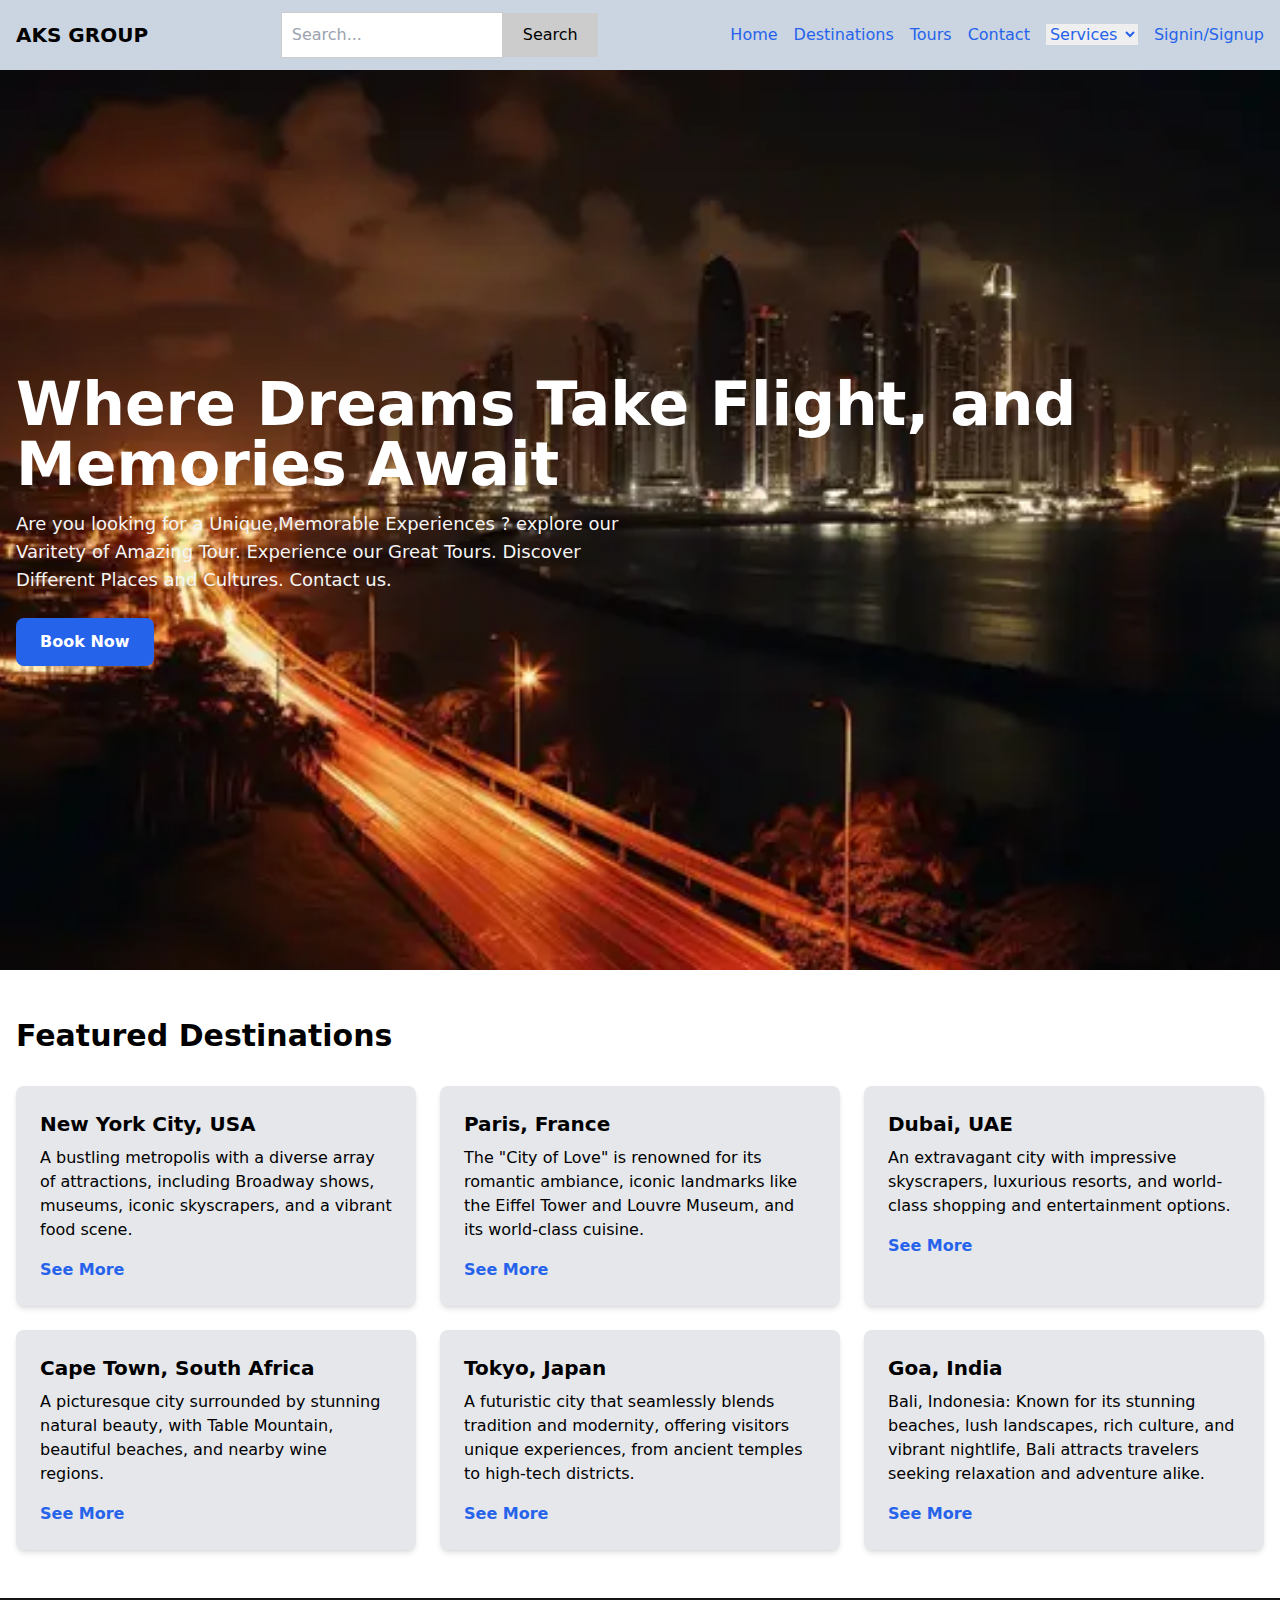
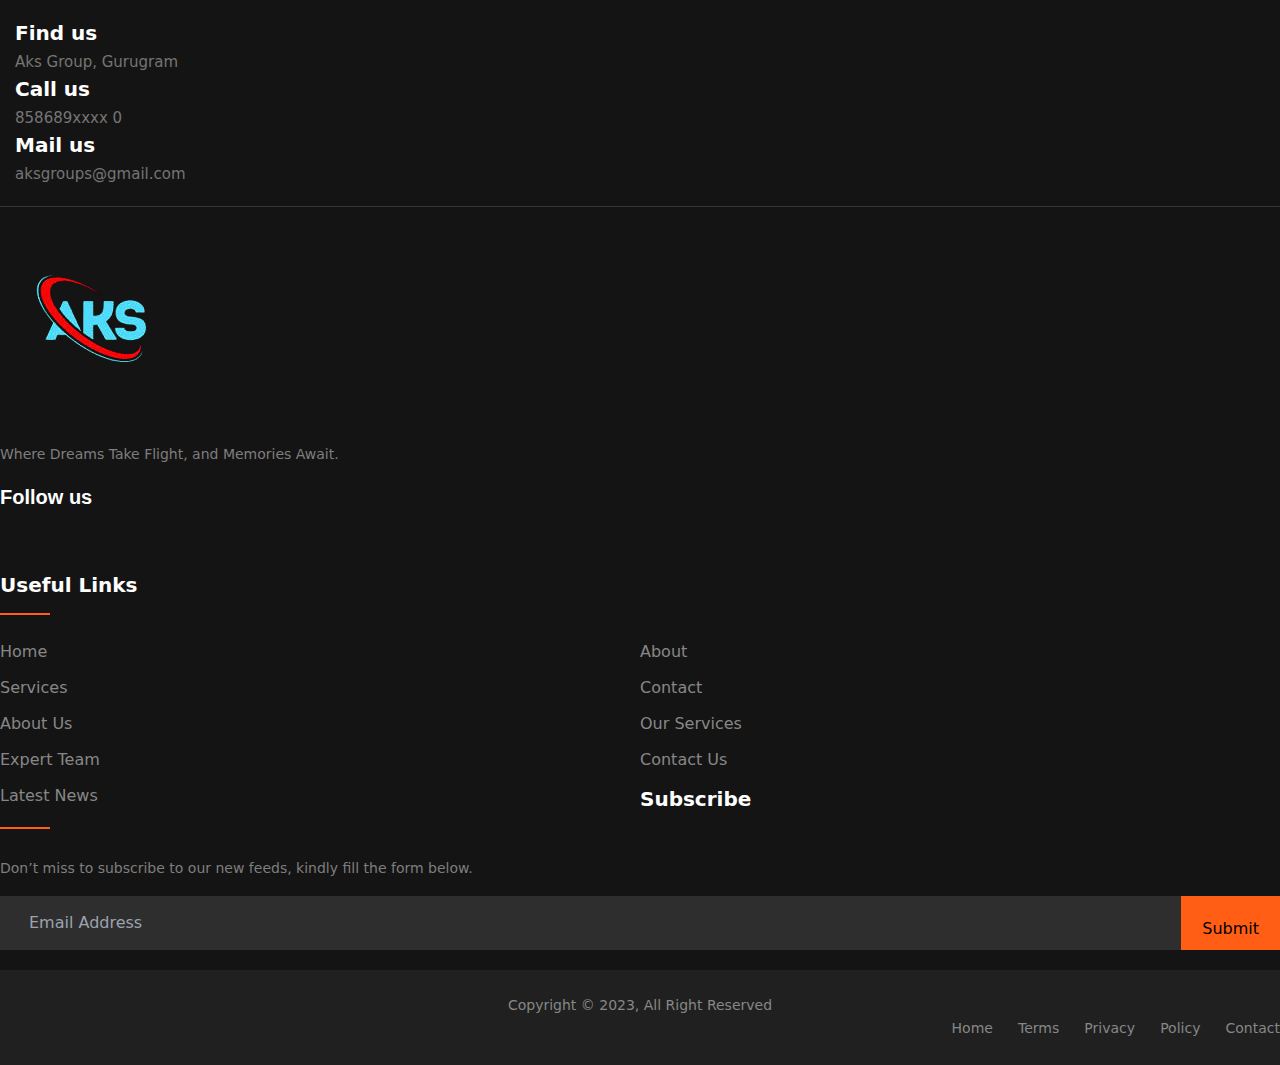
<file: index.html>
<!DOCTYPE html>
<html lang="en">

<head>
    <meta charset="UTF-8">
    <meta name="viewport" content="width=device-width, initial-scale=1.0">
    <title>AKS GROUP</title>
    <!-- Link the tailwindcss -->
    <link href="style.css" rel="stylesheet">
    <link href="footer.css" rel="stylesheet">
    <script src="script.js"></script>
    <style>
        .flex items-center justify-between {
            display: flex;
        }
    </style>
</head>

<body class="bg-gray-100">

    <!--Section -1 -->
    <header class="bg-white" , shadow-md>
        <div class="container mx-auto px-4 py-3 bg-slate-300">

            <nav class="flex items-center justify-between display:flex;">
                <div class="text-xl font-bold ">
                    AKS GROUP
                </div>
                <form action="#" class="search-form">
                    <input type="text" placeholder="Search..." class="search-input">
                    <button type="submit" class="search-button">Search</button>
                </form>
                <ul class="flex space-x-4 display:flex; display:fix">
                    <li><a href="index.html" class="text-blue-600 hover:text-blue-800">Home</a></li>
                    <li><a href="#" class="text-blue-600 hover:text-blue-800">Destinations</a></li>
                    <li><a href="#" class="text-blue-600 hover:text-blue-800">Tours</a></li>
                    <li><a href="" class="text-blue-600 hover:text-blue-800">Contact</a></li>
                    <li><a href="#" class="text-blue-600 hover:text-blue-800"><label for="Services"></label>
                            <select name="Services" id="Services">
                                <option value="Airlines">Airlines</option>
                                <option value="Hotel">Hotel</option>
                                <option value="Camping">Camping</option>
                                <option value="Travel Stories" selected>Services</option>
                                <option value="Bus">Bus</option>
                                <option value="Rafting" disabled>Rafting</option>

                            </select>
                        </a></li>
                    <li><a href="loginpage.html" class="text-blue-600 hover:text-blue-800">Signin/Signup</a></li>
                </ul>
            </nav>
        </div>
    </header>

    <!--Section -2 -->
    <section class="bg-cover bg-center h-screen flex items-center" style="background-image: url('nightview.png');">
        <div class="container mx-auto px-4 py-8 text-white">
            <h1 class="text-4xl md:text-6xl font-bold ">Where Dreams Take Flight, and Memories Await</h1>
            <p class="text-lg mt-4 md:w-1/2 text-zinc-950" style="color: whitesmoke;">Are you looking for a
                Unique,Memorable Experiences ? explore our
                Varitety of Amazing Tour. Experience our Great Tours. Discover Different Places and Cultures. Contact
                us.</p>
            <a href="loginpage.html"
                class="mt-6 bg-blue-600 hover:bg-blue-700 px-6 py-3 rounded-lg inline-block text-white font-bold">Book
                Now</a>
        </div>
    </section>

    <!--Section -3 -->
    <section class="bg-white py-12">
        <div class="container mx-auto px-4">
            <h2 class="text-3xl font-bold mb-8">Featured Destinations</h2>
            <div class="grid grid-cols-1 md:grid-cols-3 gap-6">
                <!-- Some destinations cards here -->
                <div class="bg-gray-200 p-6 rounded-lg shadow-md">
                    <h3 class="text-xl font-bold mb-2">New York City, USA</h3>
                    <p>A bustling metropolis with a diverse array of attractions, including Broadway shows, museums,
                        iconic
                        skyscrapers, and a vibrant food scene.</p>
                    <a href="#" class="mt-4 block text-blue-600 hover:text-blue-800 font-bold">See More</a>
                </div>
                <div class="bg-gray-200 p-6 rounded-lg shadow-md">
                    <h3 class="text-xl font-bold mb-2">Paris, France</h3>
                    <p>The "City of Love" is renowned for its romantic ambiance, iconic landmarks like the Eiffel Tower
                        and Louvre
                        Museum, and its world-class cuisine.</p>
                    <a href="#" class="mt-4 block text-blue-600 hover:text-blue-800 font-bold">See More</a>
                </div>
                <div class="bg-gray-200 p-6 rounded-lg shadow-md">
                    <h3 class="text-xl font-bold mb-2">Dubai, UAE</h3>
                    <p> An extravagant city with impressive skyscrapers, luxurious resorts, and world-class shopping and
                        entertainment options.</p>
                    <a href="#" class="mt-4 block text-blue-600 hover:text-blue-800 font-bold">See More</a>
                </div>
                <div class="bg-gray-200 p-6 rounded-lg shadow-md">
                    <h3 class="text-xl font-bold mb-2">Cape Town, South Africa</h3>
                    <p> A picturesque city surrounded by stunning natural beauty, with Table Mountain, beautiful
                        beaches, and
                        nearby wine regions.</p>
                    <a href="#" class="mt-4 block text-blue-600 hover:text-blue-800 font-bold">See More</a>
                </div>
                <div class="bg-gray-200 p-6 rounded-lg shadow-md">
                    <h3 class="text-xl font-bold mb-2">Tokyo, Japan</h3>
                    <p>A futuristic city that seamlessly blends tradition and modernity, offering visitors unique
                        experiences,
                        from ancient temples to high-tech districts.</p>
                    <a href="#" class="mt-4 block text-blue-600 hover:text-blue-800 font-bold">See More</a>
                </div>
                <div class="bg-gray-200 p-6 rounded-lg shadow-md">
                    <h3 class="text-xl font-bold mb-2">Goa, India</h3>
                    <p> Bali, Indonesia: Known for its stunning beaches, lush landscapes, rich culture, and vibrant
                        nightlife,
                        Bali attracts travelers seeking relaxation and adventure alike.</p>
                    <a href="#" class="mt-4 block text-blue-600 hover:text-blue-800 font-bold">See More</a>
                </div>
            </div>
        </div>
    </section>

    <!-- Footer -->
    <footer class="footer-section">
        <div class="container">
            <div class="footer-cta pt-5 pb-5">
                <div class="row">
                    <div class="col-xl-4 col-md-4 mb-30">
                        <div class="single-cta">
                            <i class="fas fa-map-marker-alt"></i>
                            <div class="cta-text">
                                <h4>Find us</h4>
                                <span>Aks Group, Gurugram</span>
                            </div>
                        </div>
                    </div>
                    <div class="col-xl-4 col-md-4 mb-30">
                        <div class="single-cta">
                            <i class="fas fa-phone"></i>
                            <div class="cta-text">
                                <h4>Call us</h4>
                                <span>858689xxxx 0</span>
                            </div>
                        </div>
                    </div>
                    <div class="col-xl-4 col-md-4 mb-30">
                        <div class="single-cta">
                            <i class="far fa-envelope-open"></i>
                            <div class="cta-text">
                                <h4>Mail us</h4>
                                <span>aksgroups@gmail.com</span>
                            </div>
                        </div>
                    </div>
                </div>
            </div>
            <div class="footer-content pt-5 pb-5">
                <div class="row">
                    <div class="col-xl-4 col-lg-4 mb-50">
                        <div class="footer-widget">
                            <div class="footer-logo">
                                <a href="index.html"><img src="download-removebg-preview.png" class="img-fluid"
                                        alt="logo"></a>
                            </div>
                            <div class="footer-text">
                                <p>Where Dreams Take Flight, and Memories Await.</p>
                            </div>
                            <div class="footer-social-icon">
                                <span>Follow us</span>
                                <a href="facebook.com"><i class="fab fa-facebook-f facebook-bg"></i></a>
                                <a href="twitter.com"><i class="fab fa-twitter twitter-bg"></i></a>
                                <a href="google.com"><i class="fab fa-google-plus-g google-bg"></i></a>
                            </div>
                        </div>
                    </div>
                    <div class="col-xl-4 col-lg-4 col-md-6 mb-30">
                        <div class="footer-widget">
                            <div class="footer-widget-heading">
                                <h3>Useful Links</h3>
                            </div>
                            <ul>
                                <li><a href="Webpage.html">Home</a></li>
                                <li><a href="">about</a></li>
                                <li><a href="#">services</a></li>
                                <li><a href="#">Contact</a></li>
                                <li><a href="#">About us</a></li>
                                <li><a href="#">Our Services</a></li>
                                <li><a href="#">Expert Team</a></li>
                                <li><a href="#">Contact us</a></li>
                                <li><a href="#">Latest News</a></li>
                            </ul>
                        </div>
                    </div>
                    <div class="col-xl-4 col-lg-4 col-md-6 mb-50">
                        <div class="footer-widget">
                            <div class="footer-widget-heading">
                                <h3>Subscribe</h3>
                            </div>
                            <div class="footer-text mb-25">
                                <p>Don’t miss to subscribe to our new feeds, kindly fill the form below.</p>
                            </div>
                            <div class="subscribe-form">
                                <form action="#">
                                    <input type="text" placeholder="Email Address">
                                    <button>Submit<i class="submit"></i></button>
                                </form>
                            </div>
                        </div>
                    </div>
                </div>
            </div>
        </div>
        <div class="copyright-area">
            <div class="container">
                <div class="row">
                    <div class="col-xl-6 col-lg-6 text-center text-lg-left">
                        <div class="copyright-text">
                            <p>Copyright &copy; 2023, All Right Reserved </p>
                        </div>
                    </div>
                    <div class="col-xl-6 col-lg-6 d-none d-lg-block text-right">
                        <div class="footer-menu">
                            <ul>
                                <li><a href="#">Home</a></li>
                                <li><a href="Term And condition.pdf">Terms</a></li>
                                <li><a href="Term And condition.pdf">Privacy</a></li>
                                <li><a href="Term And condition.pdf">Policy</a></li>
                                <li><a href="abc@gmail.com">Contact</a></li>
                            </ul>
                        </div>
                    </div>
                </div>
            </div>
        </div>
    </footer>


</body>

</html>
</file>
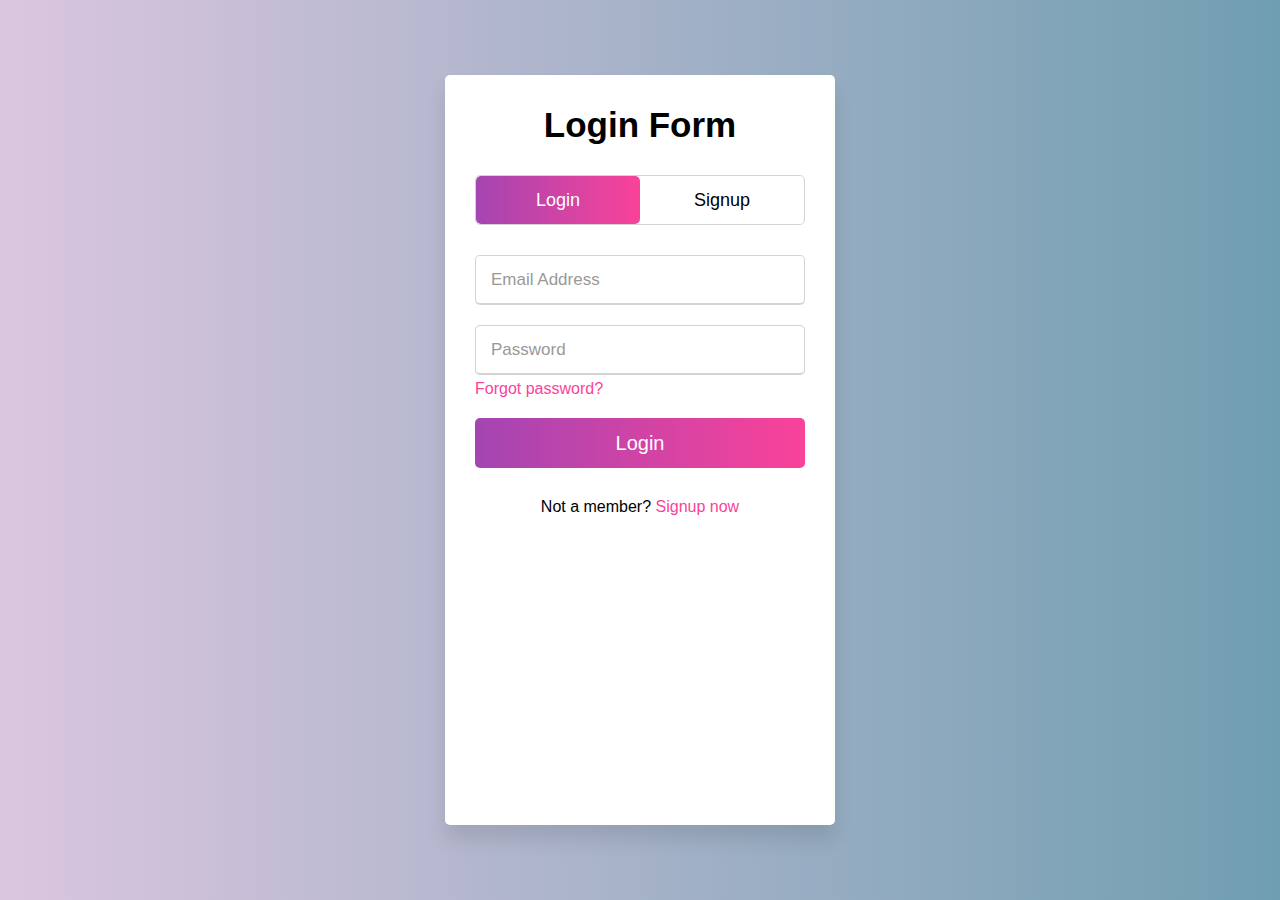
<file: loginpage.html>
<!DOCTYPE html>
<html lang="en" dir="ltr">

<head>
  <meta charset="utf-8">
  <title>Login & Signup Form | AKS Group</title>
  <link rel="stylesheet" href="Loginpage.css">
  <meta name="viewport" content="width=device-width, initial-scale=1.0">
</head>

<body>
  <script type="text/javascript"> confirm("Do you want to login")</script>
  <div class="wrapper">
    <div class="title-text">
      <div class="title login">Login Form</div>
      <div class="title signup">Signup Form</div>
    </div>
    <div class="form-container">
      <div class="slide-controls">
        <input type="radio" name="slide" id="login" checked>
        <input type="radio" name="slide" id="signup">
        <label for="login" class="slide login">Login</label>
        <label for="signup" class="slide signup">Signup</label>
        <div class="slider-tab"></div>
      </div>
      <div class="form-inner">
        <form action="#" class="login">
          <div class="field">
            <input type="text" placeholder="Email Address" required>
          </div>
          <div class="field">
            <input type="password" placeholder="Password" required>
          </div>
          <div class="pass-link"><a href="#">Forgot password?</a></div>
          <div class="field btn">
            <div class="btn-layer"></div>
            <input type="submit" value="Login">
          </div>
          <div class="signup-link">Not a member? <a href="">Signup now</a></div>
        </form>
        <form action="#" class="signup">
          <div class="field">
            <input type="text" placeholder="Email Address" required>
          </div>
          <div class="field">
            <input type="text" placeholder="First Name">
          </div>
          <div class="field">
            <input type="text" placeholder="Last Name" required>
          </div>
          <div class="field">
            <input type="number" placeholder="Phone Number" required>
          </div>
          <div class="field">
            <input type="text" placeholder="Address" required>
          </div>
          <div class="field">
            <input type="password" placeholder="Password" required>
          </div>
          <div class="field">
            <input type="password" placeholder="Confirm password" required>
          </div>
          <div class="field btn">
            <div class="btn-layer"></div>
            <input type="submit" value="Signup">
          </div>
        </form>
      </div>
    </div>
  </div>

  <script>
    const loginText = document.querySelector(".title-text .login");
    const loginForm = document.querySelector("form.login");
    const loginBtn = document.querySelector("label.login");
    const signupBtn = document.querySelector("label.signup");
    const signupLink = document.querySelector("form .signup-link a");
    signupBtn.onclick = (() => {
      loginForm.style.marginLeft = "-50%";
      loginText.style.marginLeft = "-50%";
    });
    loginBtn.onclick = (() => {
      loginForm.style.marginLeft = "0%";
      loginText.style.marginLeft = "0%";
    });
    signupLink.onclick = (() => {
      signupBtn.click();
      return false;
    });
  </script>

</body>

</html>
</file>
<file: footer.css>
ul {
    margin: 0px;
    padding: 0px;
}
.footer-section {
  background: #151414;
  position: relative;
}
.footer-cta {
  border-bottom: 1px solid #373636;
}
.single-cta i {
  color: #ff5e14;
  font-size: 30px;
  float: left;
  margin-top: 8px;
}
.cta-text {
  padding-left: 15px;
  display: inline-block;
}
.cta-text h4 {
  color: #fff;
  font-size: 20px;
  font-weight: 600;
  margin-bottom: 2px;
}
.cta-text span {
  color: #757575;
  font-size: 15px;
}
.footer-content {
  position: relative;
  z-index: 2;
}
.footer-pattern img {
  position: absolute;
  top: 0;
  left: 0;
  height: 330px;
  background-size: cover;
  background-position: 100% 100%;
}
.footer-logo {
  margin-bottom: 30px;
}
.footer-logo img {
    max-width: 200px;
}
.footer-text p {
  margin-bottom: 14px;
  font-size: 14px;
      color: #7e7e7e;
  line-height: 28px;
}
.footer-social-icon span {
  color: #fff;
  display: block;
  font-size: 20px;
  font-weight: 700;
  font-family: 'Poppins', sans-serif;
  margin-bottom: 20px;
}
.footer-social-icon a {
  color: #fff;
  font-size: 16px;
  margin-right: 15px;
}
.footer-social-icon i {
  height: 40px;
  width: 40px;
  text-align: center;
  line-height: 38px;
  border-radius: 50%;
}
.facebook-bg{
  background: #3B5998;
}
.twitter-bg{
  background: #55ACEE;
}
.google-bg{
  background: #DD4B39;
}
.footer-widget-heading h3 {
  color: #fff;
  font-size: 20px;
  font-weight: 600;
  margin-bottom: 40px;
  position: relative;
}
.footer-widget-heading h3::before {
  content: "";
  position: absolute;
  left: 0;
  bottom: -15px;
  height: 2px;
  width: 50px;
  background: #ff5e14;
}
.footer-widget ul li {
  display: inline-block;
  float: left;
  width: 50%;
  margin-bottom: 12px;
}
.footer-widget ul li a:hover{
  color: #ff5e14;
}
.footer-widget ul li a {
  color: #878787;
  text-transform: capitalize;
}
.subscribe-form {
  position: relative;
  overflow: hidden;
 height: 3;
 
}
.subscribe-form input {
  width: 100%;
  padding: 14px 28px;
  background: #2E2E2E;
  border: 1px solid #2E2E2E;
  color: #fff;
}
.subscribe-form button {
    position: absolute;
    right: 0;
    background: #ff5e14;
    padding: 13px 20px;
    border: 1px solid #ff5e14;
    top: 0;
}
.subscribe-form button i {
  color: #fff;
  font-size: 22px;
  transform: rotate(-6deg);
}
.copyright-area{
  background: #202020;
  padding: 25px 0;
}
.copyright-text p {
  margin: 0;
  font-size: 14px;
  color: #878787;
}
.copyright-text p a{
  color: #ff5e14;
}
.footer-menu li {
  display: inline-block;
  margin-left: 20px;
}
.footer-menu li:hover a{
  color: #ff5e14;
}
.footer-menu li a {
  font-size: 14px;
  color: #878787;
}


/* Searchbar */


.search-form {
  display: flex;
  justify-content: center;
  align-items: center;
}

.search-input {
  padding: 10px;
  font-size: 16px;
  border: 1px solid #ccc;
}

.search-button {
  padding: 10px 20px;
  font-size: 16px;
  background-color: #ccc;
  border: none;
  cursor: pointer;
}

.search-button:hover {
  background-color: #aaa;
}
</file>
<file: Loginpage.css>
/* Login page CSS */
*{
  margin: 0;
  padding: 0;
  box-sizing: border-box;
  font-family: 'Poppins', sans-serif;
}
html,body{
  display: grid;
  height: 100%;
  width: 100%;
  place-items: center;
  background: -webkit-linear-gradient(left, #dbc6df, #709eb1);
}
::selection{
  background: #fa4299;
  color: #fff;
}
.wrapper{
  overflow: hidden;
  max-width: 390px;
  background: #fff;
  padding: 30px;
  border-radius: 5px;
  box-shadow: 0px 15px 20px rgba(0,0,0,0.1);
}
.wrapper .title-text{
  display: flex;
  width: 200%;
}
.wrapper .title{
  width: 50%;
  font-size: 35px;
  font-weight: 600;
  text-align: center;
  transition: all 0.6s cubic-bezier(0.68,-0.55,0.265,1.55);
}
.wrapper .slide-controls{
  position: relative;
  display: flex;
  height: 50px;
  width: 100%;
  overflow: hidden;
  margin: 30px 0 10px 0;
  justify-content: space-between;
  border: 1px solid lightgrey;
  border-radius: 5px;
}
.slide-controls .slide{
  height: 100%;
  width: 100%;
  color: #fff;
  font-size: 18px;
  font-weight: 500;
  text-align: center;
  line-height: 48px;
  cursor: pointer;
  z-index: 1;
  transition: all 0.6s ease;
}
.slide-controls label.signup{
  color: #000;
}
.slide-controls .slider-tab{
  position: absolute;
  height: 100%;
  width: 50%;
  left: 0;
  z-index: 0;
  border-radius: 5px;
  background: -webkit-linear-gradient(left, #a445b2, #fa4299);
  transition: all 0.6s cubic-bezier(0.68,-0.55,0.265,1.55);
}
input[type="radio"]{
  display: none;
}
#signup:checked ~ .slider-tab{
  left: 50%;
}
#signup:checked ~ label.signup{
  color: #fff;
  cursor: default;
  user-select: none;
}
#signup:checked ~ label.login{
  color: #000;
}
#login:checked ~ label.signup{
  color: #000;
}
#login:checked ~ label.login{
  cursor: default;
  user-select: none;
}
.wrapper .form-container{
  width: 100%;
  overflow: hidden;
}
.form-container .form-inner{
  display: flex;
  width: 200%;
}
.form-container .form-inner form{
  width: 50%;
  transition: all 0.6s cubic-bezier(0.68,-0.55,0.265,1.55);
}
.form-inner form .field{
  height: 50px;
  width: 100%;
  margin-top: 20px;
}
.form-inner form .field input{
  height: 100%;
  width: 100%;
  outline: none;
  padding-left: 15px;
  border-radius: 5px;
  border: 1px solid lightgrey;
  border-bottom-width: 2px;
  font-size: 17px;
  transition: all 0.3s ease;
}
.form-inner form .field input:focus{
  border-color: #fc83bb;
  /* box-shadow: inset 0 0 3px #fb6aae; */
}
.form-inner form .field input::placeholder{
  color: #999;
  transition: all 0.3s ease;
}
form .field input:focus::placeholder{
  color: #b3b3b3;
}
.form-inner form .pass-link{
  margin-top: 5px;
}
.form-inner form .signup-link{
  text-align: center;
  margin-top: 30px;
}
.form-inner form .pass-link a,
.form-inner form .signup-link a{
  color: #fa4299;
  text-decoration: none;
}
.form-inner form .pass-link a:hover,
.form-inner form .signup-link a:hover{
  text-decoration: underline;
}
form .btn{
  height: 50px;
  width: 100%;
  border-radius: 5px;
  position: relative;
  overflow: hidden;
}
form .btn .btn-layer{
  height: 100%;
  width: 300%;
  position: absolute;
  left: -100%;
  background: -webkit-linear-gradient(right, #a445b2, #fa4299, #a445b2, #fa4299);
  border-radius: 5px;
  transition: all 0.4s ease;;
}
form .btn:hover .btn-layer{
  left: 0;
}
form .btn input[type="submit"]{
  height: 100%;
  width: 100%;
  z-index: 1;
  position: relative;
  background: none;
  border: none;
  color: #fff;
  padding-left: 0;
  border-radius: 5px;
  font-size: 20px;
  font-weight: 500;
  cursor: pointer;
}
</file>
<file: style.css>
/*
! tailwindcss v3.3.3 | MIT License | https://tailwindcss.com
*/

/*
1. Prevent padding and border from affecting element width. (https://github.com/mozdevs/cssremedy/issues/4)
2. Allow adding a border to an element by just adding a border-width. (https://github.com/tailwindcss/tailwindcss/pull/116)
*/

*,
::before,
::after {
  box-sizing: border-box;
  /* 1 */
  border-width: 0;
  /* 2 */
  border-style: solid;
  /* 2 */
  border-color: #e5e7eb;
  /* 2 */
}

::before,
::after {
  --tw-content: '';
}

/*
1. Use a consistent sensible line-height in all browsers.
2. Prevent adjustments of font size after orientation changes in iOS.
3. Use a more readable tab size.
4. Use the user's configured `sans` font-family by default.
5. Use the user's configured `sans` font-feature-settings by default.
6. Use the user's configured `sans` font-variation-settings by default.
*/

html {
  line-height: 1.5;
  /* 1 */
  -webkit-text-size-adjust: 100%;
  /* 2 */
  -moz-tab-size: 4;
  /* 3 */
  -o-tab-size: 4;
     tab-size: 4;
  /* 3 */
  font-family: ui-sans-serif, system-ui, -apple-system, BlinkMacSystemFont, "Segoe UI", Roboto, "Helvetica Neue", Arial, "Noto Sans", sans-serif, "Apple Color Emoji", "Segoe UI Emoji", "Segoe UI Symbol", "Noto Color Emoji";
  /* 4 */
  font-feature-settings: normal;
  /* 5 */
  font-variation-settings: normal;
  /* 6 */
}

/*
1. Remove the margin in all browsers.
2. Inherit line-height from `html` so users can set them as a class directly on the `html` element.
*/

body {
  margin: 0;
  /* 1 */
  line-height: inherit;
  /* 2 */
}

/*
1. Add the correct height in Firefox.
2. Correct the inheritance of border color in Firefox. (https://bugzilla.mozilla.org/show_bug.cgi?id=190655)
3. Ensure horizontal rules are visible by default.
*/

hr {
  height: 0;
  /* 1 */
  color: inherit;
  /* 2 */
  border-top-width: 1px;
  /* 3 */
}

/*
Add the correct text decoration in Chrome, Edge, and Safari.
*/

abbr:where([title]) {
  -webkit-text-decoration: underline dotted;
          text-decoration: underline dotted;
}

/*
Remove the default font size and weight for headings.
*/

h1,
h2,
h3,
h4,
h5,
h6 {
  font-size: inherit;
  font-weight: inherit;
}

/*
Reset links to optimize for opt-in styling instead of opt-out.
*/

a {
  color: inherit;
  text-decoration: inherit;
}

/*
Add the correct font weight in Edge and Safari.
*/

b,
strong {
  font-weight: bolder;
}

/*
1. Use the user's configured `mono` font family by default.
2. Correct the odd `em` font sizing in all browsers.
*/

code,
kbd,
samp,
pre {
  font-family: ui-monospace, SFMono-Regular, Menlo, Monaco, Consolas, "Liberation Mono", "Courier New", monospace;
  /* 1 */
  font-size: 1em;
  /* 2 */
}

/*
Add the correct font size in all browsers.
*/

small {
  font-size: 80%;
}

/*
Prevent `sub` and `sup` elements from affecting the line height in all browsers.
*/

sub,
sup {
  font-size: 75%;
  line-height: 0;
  position: relative;
  vertical-align: baseline;
}

sub {
  bottom: -0.25em;
}

sup {
  top: -0.5em;
}

/*
1. Remove text indentation from table contents in Chrome and Safari. (https://bugs.chromium.org/p/chromium/issues/detail?id=999088, https://bugs.webkit.org/show_bug.cgi?id=201297)
2. Correct table border color inheritance in all Chrome and Safari. (https://bugs.chromium.org/p/chromium/issues/detail?id=935729, https://bugs.webkit.org/show_bug.cgi?id=195016)
3. Remove gaps between table borders by default.
*/

table {
  text-indent: 0;
  /* 1 */
  border-color: inherit;
  /* 2 */
  border-collapse: collapse;
  /* 3 */
}

/*
1. Change the font styles in all browsers.
2. Remove the margin in Firefox and Safari.
3. Remove default padding in all browsers.
*/

button,
input,
optgroup,
select,
textarea {
  font-family: inherit;
  /* 1 */
  font-feature-settings: inherit;
  /* 1 */
  font-variation-settings: inherit;
  /* 1 */
  font-size: 100%;
  /* 1 */
  font-weight: inherit;
  /* 1 */
  line-height: inherit;
  /* 1 */
  color: inherit;
  /* 1 */
  margin: 0;
  /* 2 */
  padding: 0;
  /* 3 */
}

/*
Remove the inheritance of text transform in Edge and Firefox.
*/

button,
select {
  text-transform: none;
}

/*
1. Correct the inability to style clickable types in iOS and Safari.
2. Remove default button styles.
*/

button,
[type='button'],
[type='reset'],
[type='submit'] {
  -webkit-appearance: button;
  /* 1 */
  background-color: transparent;
  /* 2 */
  background-image: none;
  /* 2 */
}

/*
Use the modern Firefox focus style for all focusable elements.
*/

:-moz-focusring {
  outline: auto;
}

/*
Remove the additional `:invalid` styles in Firefox. (https://github.com/mozilla/gecko-dev/blob/2f9eacd9d3d995c937b4251a5557d95d494c9be1/layout/style/res/forms.css#L728-L737)
*/

:-moz-ui-invalid {
  box-shadow: none;
}

/*
Add the correct vertical alignment in Chrome and Firefox.
*/

progress {
  vertical-align: baseline;
}

/*
Correct the cursor style of increment and decrement buttons in Safari.
*/

::-webkit-inner-spin-button,
::-webkit-outer-spin-button {
  height: auto;
}

/*
1. Correct the odd appearance in Chrome and Safari.
2. Correct the outline style in Safari.
*/

[type='search'] {
  -webkit-appearance: textfield;
  /* 1 */
  outline-offset: -2px;
  /* 2 */
}

/*
Remove the inner padding in Chrome and Safari on macOS.
*/

::-webkit-search-decoration {
  -webkit-appearance: none;
}

/*
1. Correct the inability to style clickable types in iOS and Safari.
2. Change font properties to `inherit` in Safari.
*/

::-webkit-file-upload-button {
  -webkit-appearance: button;
  /* 1 */
  font: inherit;
  /* 2 */
}

/*
Add the correct display in Chrome and Safari.
*/

summary {
  display: list-item;
}

/*
Removes the default spacing and border for appropriate elements.
*/

blockquote,
dl,
dd,
h1,
h2,
h3,
h4,
h5,
h6,
hr,
figure,
p,
pre {
  margin: 0;
}

fieldset {
  margin: 0;
  padding: 0;
}

legend {
  padding: 0;
}

ol,
ul,
menu {
  list-style: none;
  margin: 0;
  padding: 0;
}

/*
Reset default styling for dialogs.
*/

dialog {
  padding: 0;
}

/*
Prevent resizing textareas horizontally by default.
*/

textarea {
  resize: vertical;
}

/*
1. Reset the default placeholder opacity in Firefox. (https://github.com/tailwindlabs/tailwindcss/issues/3300)
2. Set the default placeholder color to the user's configured gray 400 color.
*/

input::-moz-placeholder, textarea::-moz-placeholder {
  opacity: 1;
  /* 1 */
  color: #9ca3af;
  /* 2 */
}

input::placeholder,
textarea::placeholder {
  opacity: 1;
  /* 1 */
  color: #9ca3af;
  /* 2 */
}

/*
Set the default cursor for buttons.
*/

button,
[role="button"] {
  cursor: pointer;
}

/*
Make sure disabled buttons don't get the pointer cursor.
*/

:disabled {
  cursor: default;
}

/*
1. Make replaced elements `display: block` by default. (https://github.com/mozdevs/cssremedy/issues/14)
2. Add `vertical-align: middle` to align replaced elements more sensibly by default. (https://github.com/jensimmons/cssremedy/issues/14#issuecomment-634934210)
   This can trigger a poorly considered lint error in some tools but is included by design.
*/

img,
svg,
video,
canvas,
audio,
iframe,
embed,
object {
  display: block;
  /* 1 */
  vertical-align: middle;
  /* 2 */
}

/*
Constrain images and videos to the parent width and preserve their intrinsic aspect ratio. (https://github.com/mozdevs/cssremedy/issues/14)
*/

img,
video {
  max-width: 100%;
  height: auto;
}

/* Make elements with the HTML hidden attribute stay hidden by default */

[hidden] {
  display: none;
}

*, ::before, ::after {
  --tw-border-spacing-x: 0;
  --tw-border-spacing-y: 0;
  --tw-translate-x: 0;
  --tw-translate-y: 0;
  --tw-rotate: 0;
  --tw-skew-x: 0;
  --tw-skew-y: 0;
  --tw-scale-x: 1;
  --tw-scale-y: 1;
  --tw-pan-x:  ;
  --tw-pan-y:  ;
  --tw-pinch-zoom:  ;
  --tw-scroll-snap-strictness: proximity;
  --tw-gradient-from-position:  ;
  --tw-gradient-via-position:  ;
  --tw-gradient-to-position:  ;
  --tw-ordinal:  ;
  --tw-slashed-zero:  ;
  --tw-numeric-figure:  ;
  --tw-numeric-spacing:  ;
  --tw-numeric-fraction:  ;
  --tw-ring-inset:  ;
  --tw-ring-offset-width: 0px;
  --tw-ring-offset-color: #fff;
  --tw-ring-color: rgb(59 130 246 / 0.5);
  --tw-ring-offset-shadow: 0 0 #0000;
  --tw-ring-shadow: 0 0 #0000;
  --tw-shadow: 0 0 #0000;
  --tw-shadow-colored: 0 0 #0000;
  --tw-blur:  ;
  --tw-brightness:  ;
  --tw-contrast:  ;
  --tw-grayscale:  ;
  --tw-hue-rotate:  ;
  --tw-invert:  ;
  --tw-saturate:  ;
  --tw-sepia:  ;
  --tw-drop-shadow:  ;
  --tw-backdrop-blur:  ;
  --tw-backdrop-brightness:  ;
  --tw-backdrop-contrast:  ;
  --tw-backdrop-grayscale:  ;
  --tw-backdrop-hue-rotate:  ;
  --tw-backdrop-invert:  ;
  --tw-backdrop-opacity:  ;
  --tw-backdrop-saturate:  ;
  --tw-backdrop-sepia:  ;
}

::backdrop {
  --tw-border-spacing-x: 0;
  --tw-border-spacing-y: 0;
  --tw-translate-x: 0;
  --tw-translate-y: 0;
  --tw-rotate: 0;
  --tw-skew-x: 0;
  --tw-skew-y: 0;
  --tw-scale-x: 1;
  --tw-scale-y: 1;
  --tw-pan-x:  ;
  --tw-pan-y:  ;
  --tw-pinch-zoom:  ;
  --tw-scroll-snap-strictness: proximity;
  --tw-gradient-from-position:  ;
  --tw-gradient-via-position:  ;
  --tw-gradient-to-position:  ;
  --tw-ordinal:  ;
  --tw-slashed-zero:  ;
  --tw-numeric-figure:  ;
  --tw-numeric-spacing:  ;
  --tw-numeric-fraction:  ;
  --tw-ring-inset:  ;
  --tw-ring-offset-width: 0px;
  --tw-ring-offset-color: #fff;
  --tw-ring-color: rgb(59 130 246 / 0.5);
  --tw-ring-offset-shadow: 0 0 #0000;
  --tw-ring-shadow: 0 0 #0000;
  --tw-shadow: 0 0 #0000;
  --tw-shadow-colored: 0 0 #0000;
  --tw-blur:  ;
  --tw-brightness:  ;
  --tw-contrast:  ;
  --tw-grayscale:  ;
  --tw-hue-rotate:  ;
  --tw-invert:  ;
  --tw-saturate:  ;
  --tw-sepia:  ;
  --tw-drop-shadow:  ;
  --tw-backdrop-blur:  ;
  --tw-backdrop-brightness:  ;
  --tw-backdrop-contrast:  ;
  --tw-backdrop-grayscale:  ;
  --tw-backdrop-hue-rotate:  ;
  --tw-backdrop-invert:  ;
  --tw-backdrop-opacity:  ;
  --tw-backdrop-saturate:  ;
  --tw-backdrop-sepia:  ;
}

.container {
  width: 100%;
}

@media (min-width: 640px) {
  .container {
    max-width: 640px;
  }
}

@media (min-width: 768px) {
  .container {
    max-width: 768px;
  }
}

@media (min-width: 1024px) {
  .container {
    max-width: 1024px;
  }
}

@media (min-width: 1280px) {
  .container {
    max-width: 1280px;
  }
}

@media (min-width: 1536px) {
  .container {
    max-width: 1536px;
  }
}

.mx-auto {
  margin-left: auto;
  margin-right: auto;
}

.mb-2 {
  margin-bottom: 0.5rem;
}

.mb-8 {
  margin-bottom: 2rem;
}

.mt-4 {
  margin-top: 1rem;
}

.mt-6 {
  margin-top: 1.5rem;
}

.block {
  display: block;
}

.inline-block {
  display: inline-block;
}

.flex {
  display: flex;
}

.grid {
  display: grid;
}

.h-screen {
  height: 100vh;
}

.w-screen {
  width: 100vw;
}

.min-w-full {
  min-width: 100%;
}

.grid-cols-1 {
  grid-template-columns: repeat(1, minmax(0, 1fr));
}

.items-center {
  align-items: center;
}

.justify-between {
  justify-content: space-between;
}

.gap-6 {
  gap: 1.5rem;
}

.space-x-4 > :not([hidden]) ~ :not([hidden]) {
  --tw-space-x-reverse: 0;
  margin-right: calc(1rem * var(--tw-space-x-reverse));
  margin-left: calc(1rem * calc(1 - var(--tw-space-x-reverse)));
}

.rounded-lg {
  border-radius: 0.5rem;
}

.bg-blue-600 {
  --tw-bg-opacity: 1;
  background-color: rgb(37 99 235 / var(--tw-bg-opacity));
}

.bg-gray-100 {
  --tw-bg-opacity: 1;
  background-color: rgb(243 244 246 / var(--tw-bg-opacity));
}

.bg-gray-200 {
  --tw-bg-opacity: 1;
  background-color: rgb(229 231 235 / var(--tw-bg-opacity));
}

.bg-slate-300 {
  --tw-bg-opacity: 1;
  background-color: rgb(203 213 225 / var(--tw-bg-opacity));
}

.bg-white {
  --tw-bg-opacity: 1;
  background-color: rgb(255 255 255 / var(--tw-bg-opacity));
}

.bg-inherit {
  background-color: inherit;
}

.bg-slate-100 {
  --tw-bg-opacity: 1;
  background-color: rgb(241 245 249 / var(--tw-bg-opacity));
}

.bg-cover {
  background-size: cover;
}

.bg-center {
  background-position: center;
}

.p-6 {
  padding: 1.5rem;
}

.px-4 {
  padding-left: 1rem;
  padding-right: 1rem;
}

.px-6 {
  padding-left: 1.5rem;
  padding-right: 1.5rem;
}

.py-12 {
  padding-top: 3rem;
  padding-bottom: 3rem;
}

.py-3 {
  padding-top: 0.75rem;
  padding-bottom: 0.75rem;
}

.py-8 {
  padding-top: 2rem;
  padding-bottom: 2rem;
}

.pb-5 {
  padding-bottom: 1.25rem;
}

.pt-5 {
  padding-top: 1.25rem;
}

.text-center {
  text-align: center;
}

.text-right {
  text-align: right;
}

.text-3xl {
  font-size: 1.875rem;
  line-height: 2.25rem;
}

.text-4xl {
  font-size: 2.25rem;
  line-height: 2.5rem;
}

.text-lg {
  font-size: 1.125rem;
  line-height: 1.75rem;
}

.text-xl {
  font-size: 1.25rem;
  line-height: 1.75rem;
}

.font-bold {
  font-weight: 700;
}

.text-blue-600 {
  --tw-text-opacity: 1;
  color: rgb(37 99 235 / var(--tw-text-opacity));
}

.text-white {
  --tw-text-opacity: 1;
  color: rgb(255 255 255 / var(--tw-text-opacity));
}

.text-zinc-950 {
  --tw-text-opacity: 1;
  color: rgb(9 9 11 / var(--tw-text-opacity));
}

.text-blue-50 {
  --tw-text-opacity: 1;
  color: rgb(239 246 255 / var(--tw-text-opacity));
}

.text-blue-500 {
  --tw-text-opacity: 1;
  color: rgb(59 130 246 / var(--tw-text-opacity));
}

.shadow-md {
  --tw-shadow: 0 4px 6px -1px rgb(0 0 0 / 0.1), 0 2px 4px -2px rgb(0 0 0 / 0.1);
  --tw-shadow-colored: 0 4px 6px -1px var(--tw-shadow-color), 0 2px 4px -2px var(--tw-shadow-color);
  box-shadow: var(--tw-ring-offset-shadow, 0 0 #0000), var(--tw-ring-shadow, 0 0 #0000), var(--tw-shadow);
}

.hover\:bg-blue-700:hover {
  --tw-bg-opacity: 1;
  background-color: rgb(29 78 216 / var(--tw-bg-opacity));
}

.hover\:text-blue-800:hover {
  --tw-text-opacity: 1;
  color: rgb(30 64 175 / var(--tw-text-opacity));
}

@media (min-width: 768px) {
  .md\:w-1\/2 {
    width: 50%;
  }

  .md\:grid-cols-3 {
    grid-template-columns: repeat(3, minmax(0, 1fr));
  }

  .md\:text-6xl {
    font-size: 3.75rem;
    line-height: 1;
  }
}
</file>
